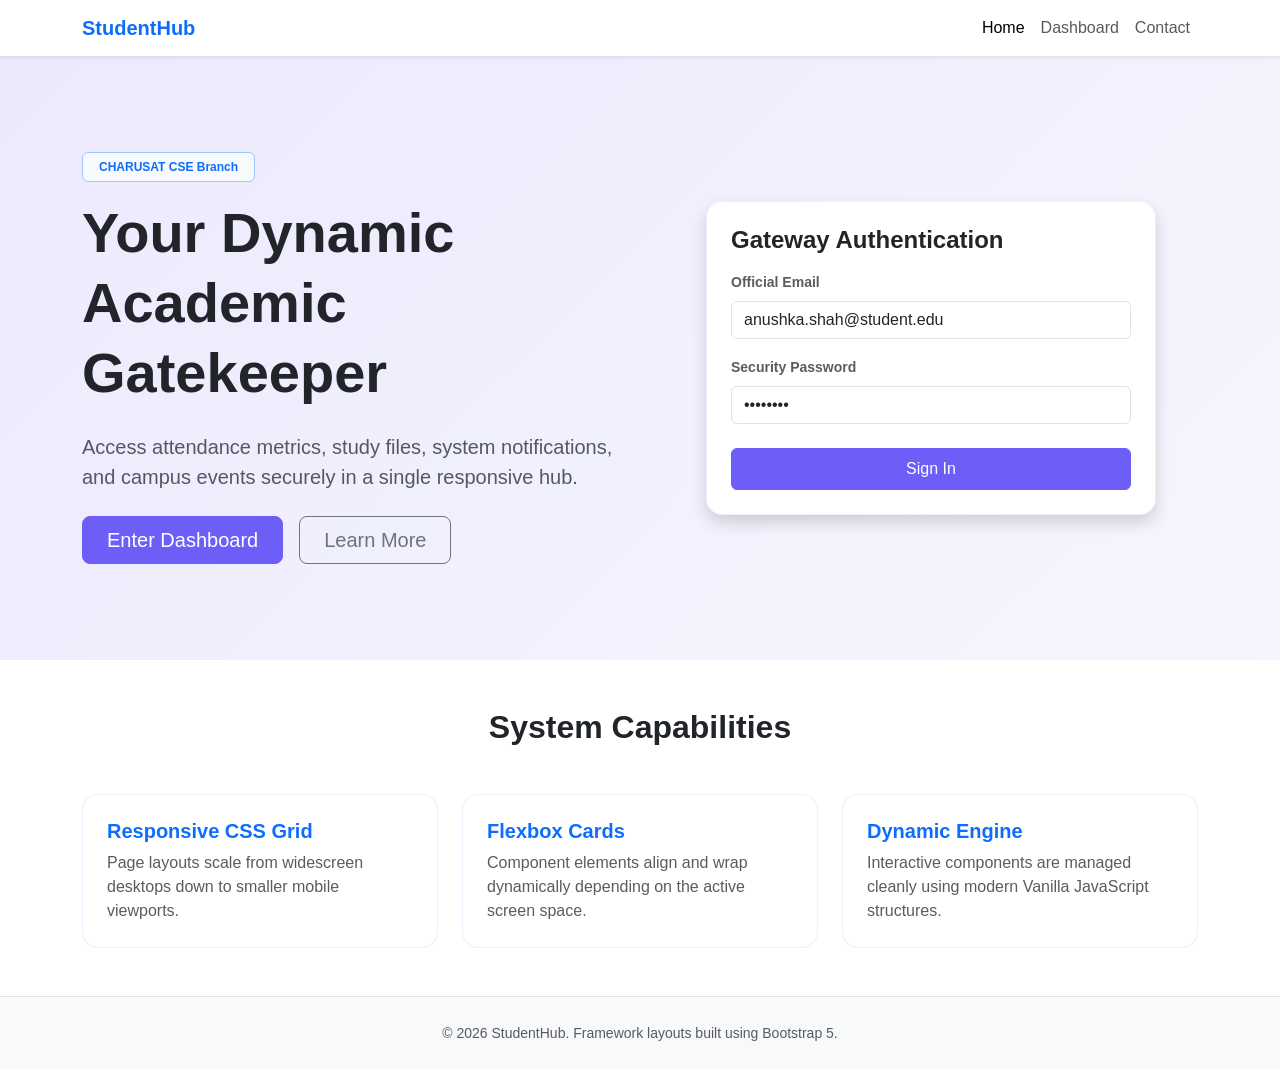
<file: portal-bootstrap.html>
<!DOCTYPE html>
<html lang="en">
<head>
  <meta charset="UTF-8">
  <meta name="viewport" content="width=device-width, initial-scale=1.0">
  <title>StudentHub - Bootstrap Gateway</title>
  <!-- Bootstrap 5 CSS CDN -->
  <link href="https://cdn.jsdelivr.net/npm/bootstrap@5.3.3/dist/css/bootstrap.min.css" rel="stylesheet">
  <style>
    :root {
      --primary-color: #6D5EF7;
      --bg-gradient: linear-gradient(135deg, #ECE9FD 0%, #F8F9FD 100%);
    }
    body {
      background: var(--bg-gradient);
      font-family: 'Inter', sans-serif;
      min-height: 100vh;
    }
    .custom-card {
      border: 1px solid rgba(109, 94, 247, 0.1);
      border-radius: 16px;
      transition: transform 0.3s ease, box-shadow 0.3s ease;
    }
    .custom-card:hover {
      transform: translateY(-5px);
      box-shadow: 0 10px 25px rgba(109, 94, 247, 0.1);
    }
    .btn-primary-custom {
      background-color: var(--primary-color);
      border-color: var(--primary-color);
      color: #fff;
    }
    .btn-primary-custom:hover {
      background-color: #5243D9;
      border-color: #5243D9;
    }
  </style>
</head>
<body>

  <!-- Bootstrap Responsive Navigation Bar -->
  <nav class="navbar navbar-expand-lg navbar-light bg-white shadow-sm sticky-top">
    <div class="container">
      <a class="navbar-brand fw-bold text-primary" href="#">StudentHub</a>
      <button class="navbar-toggler" type="button" data-bs-toggle="collapse" data-bs-target="#navbarNav">
        <span class="navbar-toggler-icon"></span>
      </button>
      <div class="collapse navbar-collapse" id="navbarNav">
        <ul class="navbar-nav ms-auto">
          <li class="nav-item"><a class="nav-link active" href="#">Home</a></li>
          <li class="nav-item"><a class="nav-link" href="dashboard.html">Dashboard</a></li>
          <li class="nav-item"><a class="nav-link" href="contact.html">Contact</a></li>
        </ul>
      </div>
    </div>
  </nav>

  <!-- Responsive Hero Section (Bootstrap Flex & Grid) -->
  <header class="container my-5 py-5">
    <div class="row align-items-center g-5">
      <div class="col-lg-6 text-center text-lg-start">
        <span class="badge bg-light text-primary mb-3 px-3 py-2 border border-primary-subtle">CHARUSAT CSE Branch</span>
        <h1 class="display-4 fw-bold text-dark lh-sm">Your Dynamic Academic Gatekeeper</h1>
        <p class="lead text-muted my-4">Access attendance metrics, study files, system notifications, and campus events securely in a single responsive hub.</p>
        <div class="d-flex flex-wrap gap-3 justify-content-center justify-content-lg-start">
          <a href="dashboard.html" class="btn btn-primary-custom btn-lg px-4">Enter Dashboard</a>
          <a href="about.html" class="btn btn-outline-secondary btn-lg px-4">Learn More</a>
        </div>
      </div>
      <div class="col-lg-6">
        <!-- Quick login box built using Bootstrap Card components -->
        <div class="card p-4 shadow custom-card bg-white mx-auto" style="max-width: 450px;">
          <h4 class="fw-bold mb-3">Gateway Authentication</h4>
          <form>
            <div class="mb-3">
              <label class="form-label text-muted small fw-semibold">Official Email</label>
              <input type="email" class="form-control" value="anushka.shah@student.edu">
            </div>
            <div class="mb-4">
              <label class="form-label text-muted small fw-semibold">Security Password</label>
              <input type="password" class="form-control" value="••••••••">
            </div>
            <button type="submit" class="btn btn-primary-custom w-100 py-2">Sign In</button>
          </form>
        </div>
      </div>
    </div>
  </header>

  <!-- Responsive Feature Grid (Bootstrap Cards & Columns) -->
  <section class="bg-white py-5">
    <div class="container">
      <h2 class="text-center fw-bold mb-5">System Capabilities</h2>
      <div class="row g-4">
        <div class="col-md-4">
          <div class="card h-100 p-4 custom-card">
            <h5 class="fw-bold text-primary">Responsive CSS Grid</h5>
            <p class="card-text text-muted">Page layouts scale from widescreen desktops down to smaller mobile viewports.</p>
          </div>
        </div>
        <div class="col-md-4">
          <div class="card h-100 p-4 custom-card">
            <h5 class="fw-bold text-primary">Flexbox Cards</h5>
            <p class="card-text text-muted">Component elements align and wrap dynamically depending on the active screen space.</p>
          </div>
        </div>
        <div class="col-md-4">
          <div class="card h-100 p-4 custom-card">
            <h5 class="fw-bold text-primary">Dynamic Engine</h5>
            <p class="card-text text-muted">Interactive components are managed cleanly using modern Vanilla JavaScript structures.</p>
          </div>
        </div>
      </div>
    </div>
  </section>

  <!-- Footer -->
  <footer class="text-center py-4 bg-light text-muted border-top">
    <div class="container">
      <small>&copy; 2026 StudentHub. Framework layouts built using Bootstrap 5.</small>
    </div>
  </footer>

  <!-- Bootstrap 5 Bundle with Popper JS CDN -->
  <script src="https://cdn.jsdelivr.net/npm/bootstrap@5.3.3/dist/js/bootstrap.bundle.min.js"></script>
</body>
</html>
</file>
